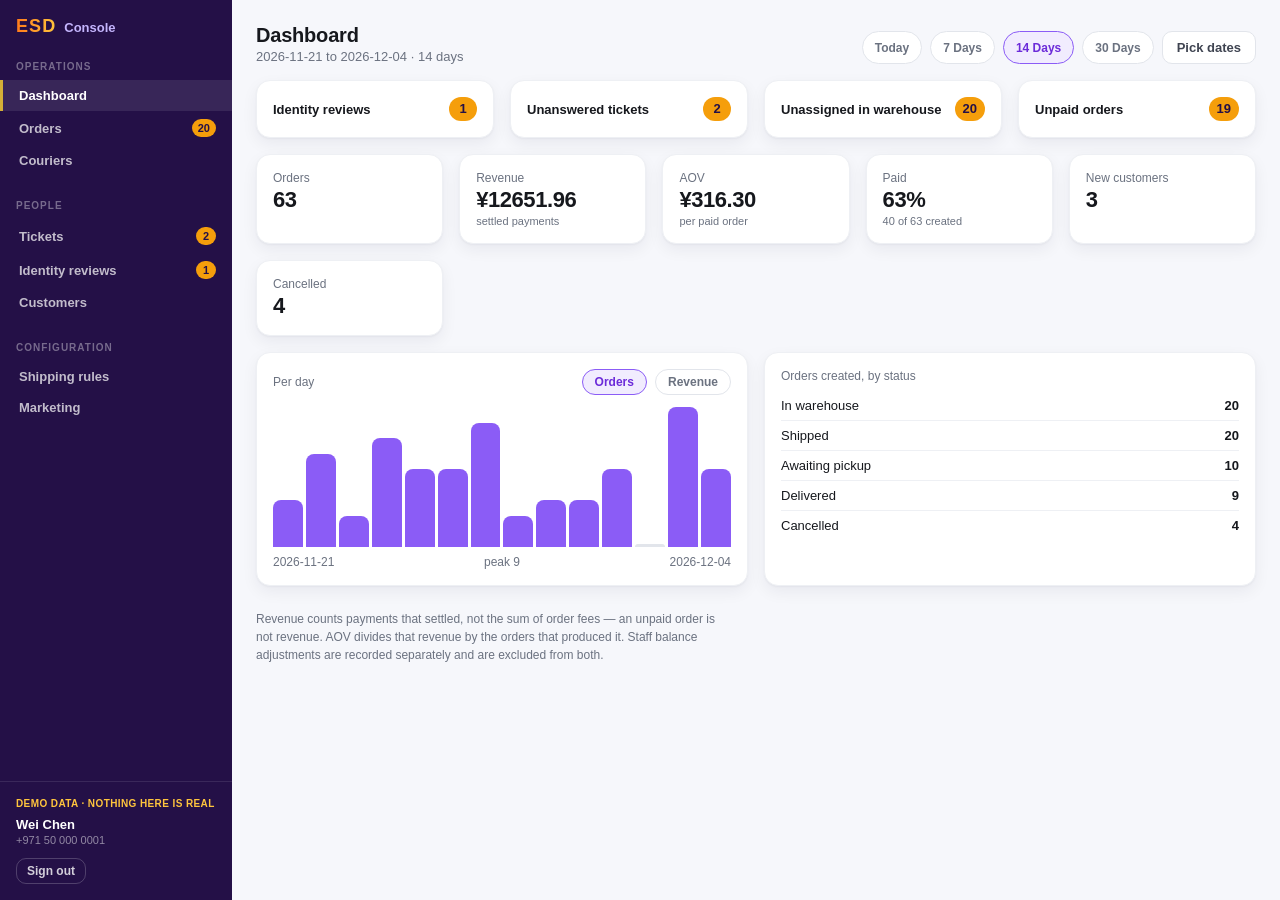
<file: index.html>
<!doctype html>
<html lang="en">
  <head>
    <meta charset="UTF-8" />
    <meta name="viewport" content="width=device-width, initial-scale=1.0" />
    <title>E-Suda Console</title>
    <script type="module" crossorigin src="./assets/index-QfdHDRlw.js"></script>
    <link rel="stylesheet" crossorigin href="./assets/index-CbvN0JRi.css">
  </head>
  <body>
    <div id="root"></div>
  </body>
</html>
</file>
<file: assets/index-CbvN0JRi.css>
.shell{display:grid;grid-template-columns:var(--sidebar) 1fr;height:100%}.side{background:var(--chrome);color:var(--white);display:flex;flex-direction:column;padding:var(--s-4) 0;overflow-y:auto}.side__brand{display:flex;align-items:baseline;gap:var(--s-2);padding:0 var(--s-4) var(--s-5)}.side__mark{font-size:18px;font-weight:900;letter-spacing:.06em;background:linear-gradient(90deg,var(--orange-500),var(--orange-gold));-webkit-background-clip:text;background-clip:text;color:transparent}.side__name{font-size:13px;font-weight:600;color:var(--purple-200)}.side__group{margin-bottom:var(--s-5)}.side__section{font-size:10px;font-weight:800;letter-spacing:.1em;text-transform:uppercase;color:#ffffff61;padding:0 var(--s-4);margin-bottom:var(--s-2)}.side__link{display:flex;align-items:center;justify-content:space-between;gap:var(--s-2);padding:8px var(--s-4);font-size:13px;font-weight:600;color:#ffffffb8;border-left:3px solid transparent}.side__link:hover{color:var(--white);background:#ffffff0d}.side__link--on{color:var(--white);background:#ffffff17;border-left-color:var(--gold-500)}.side__count{min-width:20px;padding:0 6px;height:18px;line-height:18px;text-align:center;border-radius:var(--r-pill);background:var(--warning);color:var(--plum-900);font-size:11px;font-weight:800}.side__foot{margin-top:auto;padding:var(--s-4) var(--s-4) 0;border-top:1px solid rgba(255,255,255,.1)}.side__who{font-size:13px;font-weight:700}.side__phone{font-size:11px;color:#ffffff80;margin-top:2px}.side__out{margin-top:var(--s-3);background:none;border:1px solid rgba(255,255,255,.2);border-radius:var(--r-md);color:#fffc;font-size:12px;font-weight:600;padding:5px 10px}.side__out:hover{border-color:#ffffff73;color:var(--white)}.main{overflow-y:auto;padding:var(--s-5)}.main>*{max-width:1360px}.grid{display:grid;gap:var(--s-4)}.grid--stats{grid-template-columns:repeat(auto-fit,minmax(160px,1fr))}.grid--split{grid-template-columns:1fr 1fr}@media(max-width:1100px){.grid--split{grid-template-columns:1fr}}@media(max-width:860px){.shell{grid-template-columns:1fr}.side{flex-direction:row;align-items:center;gap:var(--s-3);padding:var(--s-2) var(--s-3);overflow-x:auto}.side__brand,.side__section,.side__foot{display:none}.side__group{display:flex;margin-bottom:0}.side__link{border-left:0;border-bottom:2px solid transparent;white-space:nowrap}.side__link--on{border-bottom-color:var(--gold-500)}}.side__demo{font-size:10px;font-weight:800;letter-spacing:.04em;text-transform:uppercase;color:var(--orange-gold);margin-bottom:var(--s-2)}.card{background:var(--raised);border:1px solid var(--hairline);border-radius:var(--r-lg);box-shadow:var(--shadow-card);padding:var(--s-4)}.card--flush{padding:0;overflow:hidden}.card--click{cursor:pointer;transition:border-color .12s ease,transform .12s ease}.card--click:focus-visible{outline:2px solid var(--purple-500);outline-offset:2px}.card--click:hover{border-color:var(--purple-200)}.card--click:active{transform:translateY(1px)}.btn{border:1px solid transparent;border-radius:var(--r-md);padding:8px 14px;font-size:13px;font-weight:700;transition:filter .12s ease,background .12s ease}.btn--full{width:100%}.btn:disabled{opacity:.45;cursor:not-allowed}.btn--primary{background:linear-gradient(90deg,var(--orange-500),var(--orange-400));color:var(--white)}.btn--primary:not(:disabled):hover{filter:brightness(1.05)}.btn--ghost{background:var(--white);border-color:var(--border);color:var(--ink-700)}.btn--ghost:not(:disabled):hover{border-color:var(--purple-200);color:var(--purple-600)}.btn--danger{background:var(--danger-bg);color:var(--danger)}.linkbtn{background:none;border:0;padding:0;font-size:12px;font-weight:700;color:var(--purple-600);text-decoration:underline}.linkbtn--danger{color:var(--danger)}.linkbtn:disabled{color:var(--ink-400);cursor:not-allowed}.pill{display:inline-block;padding:2px 8px;border-radius:var(--r-pill);font-size:11px;font-weight:800;line-height:18px;white-space:nowrap}.pill--grey{background:var(--ink-100);color:var(--ink-500)}.pill--green{background:var(--success-bg);color:var(--success)}.pill--orange{background:var(--orange-bg);color:var(--orange-600)}.pill--red{background:var(--danger-bg);color:var(--danger)}.pill--blue{background:var(--info-bg);color:var(--info)}.pill--purple{background:var(--purple-50);color:var(--purple-600)}.pill--gold{background:var(--gold-100);color:var(--gold-600)}.field{display:block;margin-bottom:var(--s-3)}.field__label{display:block;font-size:12px;color:var(--ink-500);margin-bottom:var(--s-1)}.field__hint{display:block;font-size:11px;color:var(--ink-500);margin-top:var(--s-1);line-height:16px}.input{width:100%;background:var(--white);border:1px solid var(--border);border-radius:var(--r-md);padding:8px 10px;font-size:13px;outline:none;transition:border-color .12s ease,box-shadow .12s ease}.input:focus{border-color:var(--purple-500);box-shadow:0 0 0 3px var(--purple-50)}.input:disabled{background:var(--page);color:var(--ink-400)}.input--area{resize:vertical;line-height:20px}.chips{display:flex;flex-wrap:wrap;gap:var(--s-2)}.chip{background:var(--white);border:1px solid var(--border);border-radius:var(--r-pill);padding:5px 12px;font-size:12px;font-weight:700;color:var(--ink-500);text-transform:capitalize}.chip:hover{border-color:var(--purple-200)}.chip--on{background:var(--purple-50);border-color:var(--purple-500);color:var(--purple-600)}.problem{background:var(--danger-bg);color:var(--danger);border-radius:var(--r-md);padding:10px 12px;font-size:13px;margin-bottom:var(--s-4)}.empty{text-align:center;padding:var(--s-6) var(--s-4);color:var(--ink-500)}.empty__title{font-size:14px;font-weight:600}.empty__hint{font-size:12px;margin-top:var(--s-1)}.spinner{width:22px;height:22px;margin:var(--s-6) auto;border:2px solid var(--ink-200);border-top-color:var(--purple-600);border-radius:50%;animation:spin .7s linear infinite}@keyframes spin{to{transform:rotate(360deg)}}.pagehead{display:flex;align-items:flex-end;justify-content:space-between;gap:var(--s-4);margin-bottom:var(--s-4)}.pagehead__title{font-size:20px;font-weight:800;letter-spacing:-.01em}.pagehead__sub{font-size:13px;color:var(--ink-500);margin-top:2px}.pagehead__actions{display:flex;gap:var(--s-2)}.drawer__scrim{position:fixed;inset:0;background:var(--scrim);z-index:40;animation:fade .12s ease}@keyframes fade{0%{opacity:0}}.drawer{position:absolute;top:0;right:0;bottom:0;width:440px;max-width:92vw;background:var(--raised);box-shadow:var(--shadow-pop);display:flex;flex-direction:column;animation:slide .16s ease}.drawer--wide{width:640px}@keyframes slide{0%{transform:translate(24px);opacity:.6}}.drawer__head{display:flex;align-items:flex-start;justify-content:space-between;gap:var(--s-3);padding:var(--s-4);border-bottom:1px solid var(--hairline)}.drawer__title{font-size:16px;font-weight:800}.drawer__sub{font-size:12px;color:var(--ink-500);margin-top:2px}.drawer__close{background:none;border:0;font-size:15px;color:var(--ink-400);padding:2px 6px;border-radius:var(--r-sm)}.drawer__close:hover{background:var(--ink-100);color:var(--ink-900)}.drawer__body{padding:var(--s-4);overflow-y:auto;flex:1}.stat{display:flex;flex-direction:column;gap:2px}.stat__label{font-size:12px;color:var(--ink-500)}.stat__value{font-size:22px;font-weight:800;letter-spacing:-.02em}.stat__hint{font-size:11px;color:var(--ink-500)}.tablewrap{overflow-x:auto}.table{width:100%;border-collapse:collapse;font-size:13px}.table th{text-align:left;font-size:11px;font-weight:700;text-transform:uppercase;letter-spacing:.04em;color:var(--ink-500);padding:10px var(--s-3);border-bottom:1px solid var(--hairline);white-space:nowrap;background:var(--page);position:sticky;top:0;z-index:1}.table td{padding:10px var(--s-3);border-bottom:1px solid var(--hairline);vertical-align:middle}.table tbody tr:last-child td{border-bottom:0}.table tbody tr.row--click{cursor:pointer}.table tbody tr.row--click:hover{background:var(--purple-50)}.table .num{text-align:right;font-variant-numeric:tabular-nums}.muted{color:var(--ink-500)}.small{font-size:12px}.strong{font-weight:700}.custsearch{margin-bottom:var(--s-4)}.custsearch .input{max-width:380px}.flags{display:flex;gap:var(--s-1);flex-wrap:wrap}.custflags{display:flex;align-items:center;gap:var(--s-2);flex-wrap:wrap}.accessrow{display:flex;align-items:center;justify-content:space-between;gap:var(--s-3)}.queues{display:grid;grid-template-columns:repeat(auto-fit,minmax(200px,1fr));gap:var(--s-4)}.queue{display:flex;align-items:center;justify-content:space-between;gap:var(--s-3)}.queue__label{font-size:13px;font-weight:600}.queue__count{min-width:28px;height:24px;line-height:24px;padding:0 8px;text-align:center;border-radius:var(--r-pill);background:var(--ink-100);color:var(--ink-500);font-size:13px;font-weight:800}.queue__count--on{background:var(--warning);color:var(--plum-900)}.chart{display:flex;align-items:flex-end;gap:3px;height:140px;margin-top:var(--s-3)}.chart__slot{flex:1;height:100%;display:flex;align-items:flex-end}.chart__bar{width:100%;background:var(--purple-500);border-radius:var(--r-sm) var(--r-sm) 0 0;transition:background .12s ease}.chart__slot:hover .chart__bar{background:var(--purple-600)}.chart__bar--zero{background:var(--ink-200)}.chart__axis{display:flex;justify-content:space-between;margin-top:var(--s-2)}.statusrow{display:flex;justify-content:space-between;padding:7px 0;font-size:13px;border-bottom:1px solid var(--hairline)}.statusrow:last-child{border-bottom:0}.footnote{font-size:12px;color:var(--ink-500);line-height:18px;margin-top:var(--s-5);max-width:70ch}.range{display:flex;align-items:flex-end;gap:var(--s-3);margin-bottom:var(--s-4)}.range .field{margin-bottom:0}.chart__head{display:flex;align-items:center;justify-content:space-between;gap:var(--s-3)}.chart__bar--rev{background:var(--orange-500)}.chart__slot:hover .chart__bar--rev{background:var(--orange-600)}.campaigns{display:grid;grid-template-columns:repeat(auto-fill,minmax(320px,1fr));gap:var(--s-4)}.campaign__head{display:flex;align-items:center;justify-content:space-between;gap:var(--s-2)}.campaign__names{font-size:12px;color:var(--ink-500);margin-top:2px}.campaign__figures{display:grid;grid-template-columns:repeat(3,1fr);gap:var(--s-3);margin:var(--s-3) 0}.campaign__foot{display:flex;align-items:center;justify-content:space-between;gap:var(--s-2);font-size:11px;color:var(--ink-500)}.toolbar{display:flex;flex-direction:column;gap:var(--s-3);margin-bottom:var(--s-4)}.toolbar__search{display:flex;align-items:center;gap:var(--s-3)}.toolbar__search .input{max-width:420px}.listcard{max-height:calc(100vh - 260px);overflow-y:auto}.drawer__h{font-size:12px;font-weight:800;letter-spacing:.06em;text-transform:uppercase;color:var(--ink-500);margin:var(--s-5) 0 var(--s-2)}.drawer__body>.drawer__h:first-child{margin-top:0}.taskrow{display:flex;align-items:center;justify-content:space-between;gap:var(--s-3);padding:var(--s-2) 0;border-bottom:1px solid var(--hairline)}.assignrow{display:flex;align-items:center;justify-content:space-between;width:100%;gap:var(--s-3);padding:8px 10px;margin-bottom:var(--s-1);background:var(--page);border:1px solid transparent;border-radius:var(--r-md);text-align:left;font-size:13px}.assignrow:not(:disabled):hover{border-color:var(--purple-500);background:var(--purple-50)}.assignrow:disabled{opacity:.5;cursor:not-allowed}.assignrow__add{color:var(--purple-600);font-weight:800;font-size:16px}.moverow{display:flex;align-items:baseline;gap:var(--s-2);width:100%;padding:9px 10px;margin-bottom:var(--s-1);background:var(--white);border:1px solid var(--border);border-radius:var(--r-md);text-align:left;font-size:13px}.moverow:not(:disabled):hover{border-color:var(--purple-500);background:var(--purple-50)}.moverow:disabled{opacity:.45;cursor:not-allowed}.moverow__go{margin-left:auto;color:var(--purple-600);font-size:12px;font-weight:700}.pager{display:flex;align-items:center;justify-content:space-between;gap:var(--s-3);margin-top:var(--s-4)}.sorth{background:none;border:0;padding:0;font:inherit;color:inherit;letter-spacing:inherit;text-transform:inherit;display:inline-flex;align-items:center;gap:4px}.sorth:hover,.sorth--on{color:var(--purple-600)}.sorth__arrow{font-size:10px;width:8px}.applink{display:inline-block;font-size:12px;font-weight:700;color:var(--purple-600);text-decoration:underline;margin-bottom:var(--s-2)}.sectionhead{padding:var(--s-4);border-bottom:1px solid var(--hairline)}.sectionhead__title{font-size:15px;font-weight:800;margin-bottom:2px}.notice{margin-top:var(--s-4);background:var(--info-bg);border-color:transparent;font-size:13px;line-height:19px;max-width:90ch}.signin{min-height:100%;display:grid;place-items:center;padding:var(--s-5);background:linear-gradient(160deg,var(--plum-900),var(--purple-800) 55%,var(--purple-700))}.signin__card{width:380px;max-width:100%;background:var(--raised);border-radius:var(--r-lg);box-shadow:var(--shadow-pop);padding:var(--s-5)}.signin__mark{font-size:24px;font-weight:900;letter-spacing:.06em;background:linear-gradient(90deg,var(--orange-500),var(--orange-gold));-webkit-background-clip:text;background-clip:text;color:transparent}.signin__title{font-size:19px;font-weight:800;margin-top:var(--s-3)}.signin__sub{font-size:13px;color:var(--ink-500);margin:var(--s-1) 0 var(--s-5);line-height:19px}.signin__again{display:block;margin:var(--s-3) auto 0;background:none;border:0;font-size:12px;font-weight:600;color:var(--purple-600);text-decoration:underline}.signin__again:disabled{color:var(--ink-400)}.tickets{display:grid;grid-template-columns:repeat(auto-fill,minmax(320px,1fr));gap:var(--s-4)}.ticket__head{display:flex;align-items:center;justify-content:space-between;gap:var(--s-2)}.ticket__pills{display:flex;gap:var(--s-1)}.ticket__preview{font-size:13px;line-height:19px;margin:var(--s-2) 0;display:-webkit-box;-webkit-line-clamp:2;-webkit-box-orient:vertical;overflow:hidden}.thread{display:flex;flex-direction:column;gap:var(--s-2);max-height:45vh;overflow-y:auto;padding-bottom:var(--s-3);margin-bottom:var(--s-3);border-bottom:1px solid var(--hairline)}.bubble{max-width:82%;border-radius:var(--r-md);padding:8px 10px}.bubble--them{align-self:flex-start;background:var(--ink-100)}.bubble--us{align-self:flex-end;background:var(--purple-600);color:var(--white)}.bubble__text{font-size:13px;line-height:19px;white-space:pre-wrap}.bubble__at{display:block;font-size:10px;margin-top:4px;text-align:right;color:var(--ink-400)}.bubble--us .bubble__at{color:var(--purple-200)}.ticket__close{margin-top:var(--s-4);text-align:center}.ticket__close .muted{margin-top:var(--s-1)}.arrived{background:var(--info-bg);color:var(--info);border-radius:var(--r-md);padding:8px 10px;font-size:12px;font-weight:600;margin-bottom:var(--s-3)}.photobox{display:grid;place-items:center;min-height:260px;background:var(--page);border:1px solid var(--hairline);border-radius:var(--r-md);padding:var(--s-3);margin-bottom:var(--s-4)}.photobox__img{max-width:100%;max-height:420px;object-fit:contain;border-radius:var(--r-sm)}.photobox__err{color:var(--danger);font-size:13px}.nodoc{color:var(--danger);font-size:11px;font-weight:700}.reviewrow{display:grid;grid-template-columns:1fr 1fr;gap:var(--s-3);margin-top:var(--s-4)}.reviewrow .btn{width:100%}.reviewed{display:flex;align-items:center;justify-content:space-between}:root{--plum-900: #241047;--plum-600: #5b21b6;--pink-400: #ec5fa8;--pink-200: #f8a9d0;--pink-50: #fdf0f7;--purple-900: #1b0f3b;--purple-800: #2a1560;--purple-700: #4a1d9e;--purple-600: #6c2bd9;--purple-500: #8b5cf6;--purple-200: #c4b5fd;--purple-50: #f1ecfe;--orange-600: #d95f0a;--orange-500: #ff7a1a;--orange-400: #ff9440;--orange-gold: #ffc53d;--orange-bg: #fff0e3;--gold-600: #a8862a;--gold-500: #d4af37;--gold-100: #faf3de;--ink-900: #16181d;--ink-700: #3f4451;--ink-500: #6b7280;--ink-400: #9aa1ae;--ink-300: #c4c9d2;--ink-200: #e2e5eb;--ink-100: #f1f2f6;--white: #ffffff;--success: #10b981;--success-bg: #e7f8f1;--warning: #f59e0b;--warning-bg: #fef4e2;--danger: #ef4444;--danger-bg: #fdecec;--info: #3b82f6;--info-bg: #e8f1fe;--page: #f6f7fb;--raised: #ffffff;--hairline: #eef0f4;--border: var(--ink-200);--chrome: var(--plum-900);--scrim: rgba(14, 19, 56, .55);--s-1: 4px;--s-2: 8px;--s-3: 12px;--s-4: 16px;--s-5: 24px;--s-6: 32px;--r-sm: 8px;--r-md: 10px;--r-lg: 14px;--r-pill: 999px;--sidebar: 232px;--shadow-card: 0 1px 2px rgba(14, 19, 56, .04), 0 6px 16px rgba(14, 19, 56, .06);--shadow-pop: 0 12px 40px rgba(14, 19, 56, .18);--font: -apple-system, BlinkMacSystemFont, "Segoe UI", Roboto, "Helvetica Neue", Arial, "PingFang SC", "Microsoft YaHei", sans-serif;--mono: ui-monospace, SFMono-Regular, "SF Mono", Menlo, Consolas, monospace}*{box-sizing:border-box}html,body,#root{height:100%}body{margin:0;font-family:var(--font);font-size:14px;color:var(--ink-900);background:var(--page);-webkit-font-smoothing:antialiased}h1,h2,h3,h4,p{margin:0}button{font:inherit;cursor:pointer}input,textarea,select{font:inherit;color:inherit}a{color:inherit;text-decoration:none}.tabular{font-variant-numeric:tabular-nums}.mono{font-family:var(--mono)}
</file>
